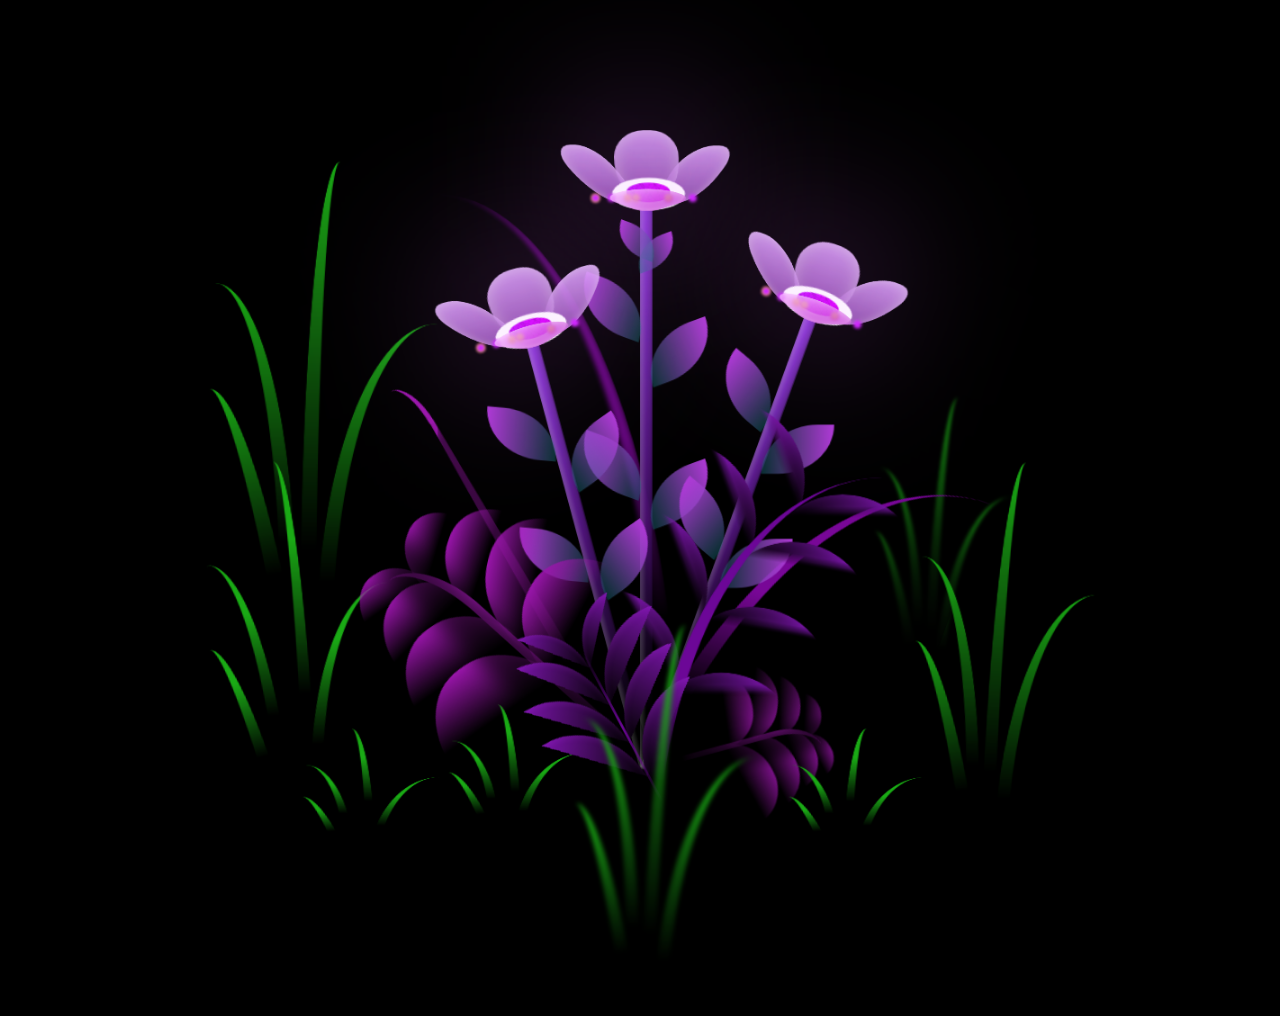
<file: templates/flowers.html>
<!DOCTYPE html>
<html lang="en">
  <head>
    <meta charset="UTF-8" />
    <meta name="viewport" content="width=device-width, initial-scale=1.0" />
    <link rel="stylesheet" href="../css/purple-flowers.css" />
    <title>My flowers for you</title>
  </head>
  <body>
    <body class="not-loaded">
      <p class="text">Happy Monthsary Love</p>
      <div class="night"></div>
      <div class="flowers">
        <div class="flower flower--1">
          <div class="flower__leafs flower__leafs--1">
            <div class="flower__leaf flower__leaf--1"></div>
            <div class="flower__leaf flower__leaf--2"></div>
            <div class="flower__leaf flower__leaf--3"></div>
            <div class="flower__leaf flower__leaf--4"></div>
            <div class="flower__white-circle"></div>

            <div class="flower__light flower__light--1"></div>
            <div class="flower__light flower__light--2"></div>
            <div class="flower__light flower__light--3"></div>
            <div class="flower__light flower__light--4"></div>
            <div class="flower__light flower__light--5"></div>
            <div class="flower__light flower__light--6"></div>
            <div class="flower__light flower__light--7"></div>
            <div class="flower__light flower__light--8"></div>
          </div>
          <div class="flower__line">
            <div class="flower__line__leaf flower__line__leaf--1"></div>
            <div class="flower__line__leaf flower__line__leaf--2"></div>
            <div class="flower__line__leaf flower__line__leaf--3"></div>
            <div class="flower__line__leaf flower__line__leaf--4"></div>
            <div class="flower__line__leaf flower__line__leaf--5"></div>
            <div class="flower__line__leaf flower__line__leaf--6"></div>
          </div>
        </div>

        <div class="flower flower--2">
          <div class="flower__leafs flower__leafs--2">
            <div class="flower__leaf flower__leaf--1"></div>
            <div class="flower__leaf flower__leaf--2"></div>
            <div class="flower__leaf flower__leaf--3"></div>
            <div class="flower__leaf flower__leaf--4"></div>
            <div class="flower__white-circle"></div>

            <div class="flower__light flower__light--1"></div>
            <div class="flower__light flower__light--2"></div>
            <div class="flower__light flower__light--3"></div>
            <div class="flower__light flower__light--4"></div>
            <div class="flower__light flower__light--5"></div>
            <div class="flower__light flower__light--6"></div>
            <div class="flower__light flower__light--7"></div>
            <div class="flower__light flower__light--8"></div>
          </div>
          <div class="flower__line">
            <div class="flower__line__leaf flower__line__leaf--1"></div>
            <div class="flower__line__leaf flower__line__leaf--2"></div>
            <div class="flower__line__leaf flower__line__leaf--3"></div>
            <div class="flower__line__leaf flower__line__leaf--4"></div>
          </div>
        </div>

        <div class="flower flower--3">
          <div class="flower__leafs flower__leafs--3">
            <div class="flower__leaf flower__leaf--1"></div>
            <div class="flower__leaf flower__leaf--2"></div>
            <div class="flower__leaf flower__leaf--3"></div>
            <div class="flower__leaf flower__leaf--4"></div>
            <div class="flower__white-circle"></div>

            <div class="flower__light flower__light--1"></div>
            <div class="flower__light flower__light--2"></div>
            <div class="flower__light flower__light--3"></div>
            <div class="flower__light flower__light--4"></div>
            <div class="flower__light flower__light--5"></div>
            <div class="flower__light flower__light--6"></div>
            <div class="flower__light flower__light--7"></div>
            <div class="flower__light flower__light--8"></div>
          </div>
          <div class="flower__line">
            <div class="flower__line__leaf flower__line__leaf--1"></div>
            <div class="flower__line__leaf flower__line__leaf--2"></div>
            <div class="flower__line__leaf flower__line__leaf--3"></div>
            <div class="flower__line__leaf flower__line__leaf--4"></div>
          </div>
        </div>

        <div class="grow-ans" style="--d: 1.2s">
          <div class="flower__g-long">
            <div class="flower__g-long__top"></div>
            <div class="flower__g-long__bottom"></div>
          </div>
        </div>

        <div class="growing-grass">
          <div class="flower__grass flower__grass--1">
            <div class="flower__grass--top"></div>
            <div class="flower__grass--bottom"></div>
            <div class="flower__grass__leaf flower__grass__leaf--1"></div>
            <div class="flower__grass__leaf flower__grass__leaf--2"></div>
            <div class="flower__grass__leaf flower__grass__leaf--3"></div>
            <div class="flower__grass__leaf flower__grass__leaf--4"></div>
            <div class="flower__grass__leaf flower__grass__leaf--5"></div>
            <div class="flower__grass__leaf flower__grass__leaf--6"></div>
            <div class="flower__grass__leaf flower__grass__leaf--7"></div>
            <div class="flower__grass__leaf flower__grass__leaf--8"></div>
            <div class="flower__grass__overlay"></div>
          </div>
        </div>

        <div class="growing-grass">
          <div class="flower__grass flower__grass--2">
            <div class="flower__grass--top"></div>
            <div class="flower__grass--bottom"></div>
            <div class="flower__grass__leaf flower__grass__leaf--1"></div>
            <div class="flower__grass__leaf flower__grass__leaf--2"></div>
            <div class="flower__grass__leaf flower__grass__leaf--3"></div>
            <div class="flower__grass__leaf flower__grass__leaf--4"></div>
            <div class="flower__grass__leaf flower__grass__leaf--5"></div>
            <div class="flower__grass__leaf flower__grass__leaf--6"></div>
            <div class="flower__grass__leaf flower__grass__leaf--7"></div>
            <div class="flower__grass__leaf flower__grass__leaf--8"></div>
            <div class="flower__grass__overlay"></div>
          </div>
        </div>

        <div class="grow-ans" style="--d: 2.4s">
          <div class="flower__g-right flower__g-right--1">
            <div class="leaf"></div>
          </div>
        </div>

        <div class="grow-ans" style="--d: 2.8s">
          <div class="flower__g-right flower__g-right--2">
            <div class="leaf"></div>
          </div>
        </div>

        <div class="grow-ans" style="--d: 2.8s">
          <div class="flower__g-front">
            <div
              class="flower__g-front__leaf-wrapper flower__g-front__leaf-wrapper--1">
              <div class="flower__g-front__leaf"></div>
            </div>
            <div
              class="flower__g-front__leaf-wrapper flower__g-front__leaf-wrapper--2">
              <div class="flower__g-front__leaf"></div>
            </div>
            <div
              class="flower__g-front__leaf-wrapper flower__g-front__leaf-wrapper--3">
              <div class="flower__g-front__leaf"></div>
            </div>
            <div
              class="flower__g-front__leaf-wrapper flower__g-front__leaf-wrapper--4">
              <div class="flower__g-front__leaf"></div>
            </div>
            <div
              class="flower__g-front__leaf-wrapper flower__g-front__leaf-wrapper--5">
              <div class="flower__g-front__leaf"></div>
            </div>
            <div
              class="flower__g-front__leaf-wrapper flower__g-front__leaf-wrapper--6">
              <div class="flower__g-front__leaf"></div>
            </div>
            <div
              class="flower__g-front__leaf-wrapper flower__g-front__leaf-wrapper--7">
              <div class="flower__g-front__leaf"></div>
            </div>
            <div
              class="flower__g-front__leaf-wrapper flower__g-front__leaf-wrapper--8">
              <div class="flower__g-front__leaf"></div>
            </div>
            <div class="flower__g-front__line"></div>
          </div>
        </div>

        <div class="grow-ans" style="--d: 3.2s">
          <div class="flower__g-fr">
            <div class="leaf"></div>
            <div class="flower__g-fr__leaf flower__g-fr__leaf--1"></div>
            <div class="flower__g-fr__leaf flower__g-fr__leaf--2"></div>
            <div class="flower__g-fr__leaf flower__g-fr__leaf--3"></div>
            <div class="flower__g-fr__leaf flower__g-fr__leaf--4"></div>
            <div class="flower__g-fr__leaf flower__g-fr__leaf--5"></div>
            <div class="flower__g-fr__leaf flower__g-fr__leaf--6"></div>
            <div class="flower__g-fr__leaf flower__g-fr__leaf--7"></div>
            <div class="flower__g-fr__leaf flower__g-fr__leaf--8"></div>
          </div>
        </div>

        <div class="long-g long-g--0">
          <div class="grow-ans" style="--d: 3s">
            <div class="leaf leaf--0"></div>
          </div>
          <div class="grow-ans" style="--d: 2.2s">
            <div class="leaf leaf--1"></div>
          </div>
          <div class="grow-ans" style="--d: 3.4s">
            <div class="leaf leaf--2"></div>
          </div>
          <div class="grow-ans" style="--d: 3.6s">
            <div class="leaf leaf--3"></div>
          </div>
        </div>

        <div class="long-g long-g--1">
          <div class="grow-ans" style="--d: 3.6s">
            <div class="leaf leaf--0"></div>
          </div>
          <div class="grow-ans" style="--d: 3.8s">
            <div class="leaf leaf--1"></div>
          </div>
          <div class="grow-ans" style="--d: 4s">
            <div class="leaf leaf--2"></div>
          </div>
          <div class="grow-ans" style="--d: 4.2s">
            <div class="leaf leaf--3"></div>
          </div>
        </div>

        <div class="long-g long-g--2">
          <div class="grow-ans" style="--d: 4s">
            <div class="leaf leaf--0"></div>
          </div>
          <div class="grow-ans" style="--d: 4.2s">
            <div class="leaf leaf--1"></div>
          </div>
          <div class="grow-ans" style="--d: 4.4s">
            <div class="leaf leaf--2"></div>
          </div>
          <div class="grow-ans" style="--d: 4.6s">
            <div class="leaf leaf--3"></div>
          </div>
        </div>

        <div class="long-g long-g--3">
          <div class="grow-ans" style="--d: 4s">
            <div class="leaf leaf--0"></div>
          </div>
          <div class="grow-ans" style="--d: 4.2s">
            <div class="leaf leaf--1"></div>
          </div>
          <div class="grow-ans" style="--d: 3s">
            <div class="leaf leaf--2"></div>
          </div>
          <div class="grow-ans" style="--d: 3.6s">
            <div class="leaf leaf--3"></div>
          </div>
        </div>

        <div class="long-g long-g--4">
          <div class="grow-ans" style="--d: 4s">
            <div class="leaf leaf--0"></div>
          </div>
          <div class="grow-ans" style="--d: 4.2s">
            <div class="leaf leaf--1"></div>
          </div>
          <div class="grow-ans" style="--d: 3s">
            <div class="leaf leaf--2"></div>
          </div>
          <div class="grow-ans" style="--d: 3.6s">
            <div class="leaf leaf--3"></div>
          </div>
        </div>

        <div class="long-g long-g--5">
          <div class="grow-ans" style="--d: 4s">
            <div class="leaf leaf--0"></div>
          </div>
          <div class="grow-ans" style="--d: 4.2s">
            <div class="leaf leaf--1"></div>
          </div>
          <div class="grow-ans" style="--d: 3s">
            <div class="leaf leaf--2"></div>
          </div>
          <div class="grow-ans" style="--d: 3.6s">
            <div class="leaf leaf--3"></div>
          </div>
        </div>

        <div class="long-g long-g--6">
          <div class="grow-ans" style="--d: 4.2s">
            <div class="leaf leaf--0"></div>
          </div>
          <div class="grow-ans" style="--d: 4.4s">
            <div class="leaf leaf--1"></div>
          </div>
          <div class="grow-ans" style="--d: 4.6s">
            <div class="leaf leaf--2"></div>
          </div>
          <div class="grow-ans" style="--d: 4.8s">
            <div class="leaf leaf--3"></div>
          </div>
        </div>

        <div class="long-g long-g--7">
          <div class="grow-ans" style="--d: 3s">
            <div class="leaf leaf--0"></div>
          </div>
          <div class="grow-ans" style="--d: 3.2s">
            <div class="leaf leaf--1"></div>
          </div>
          <div class="grow-ans" style="--d: 3.5s">
            <div class="leaf leaf--2"></div>
          </div>
          <div class="grow-ans" style="--d: 3.6s">
            <div class="leaf leaf--3"></div>
          </div>
        </div>
      </div>
    </body>
    <script src="../js/purple-flowers.js"></script>
  </body>
</html>
</file>
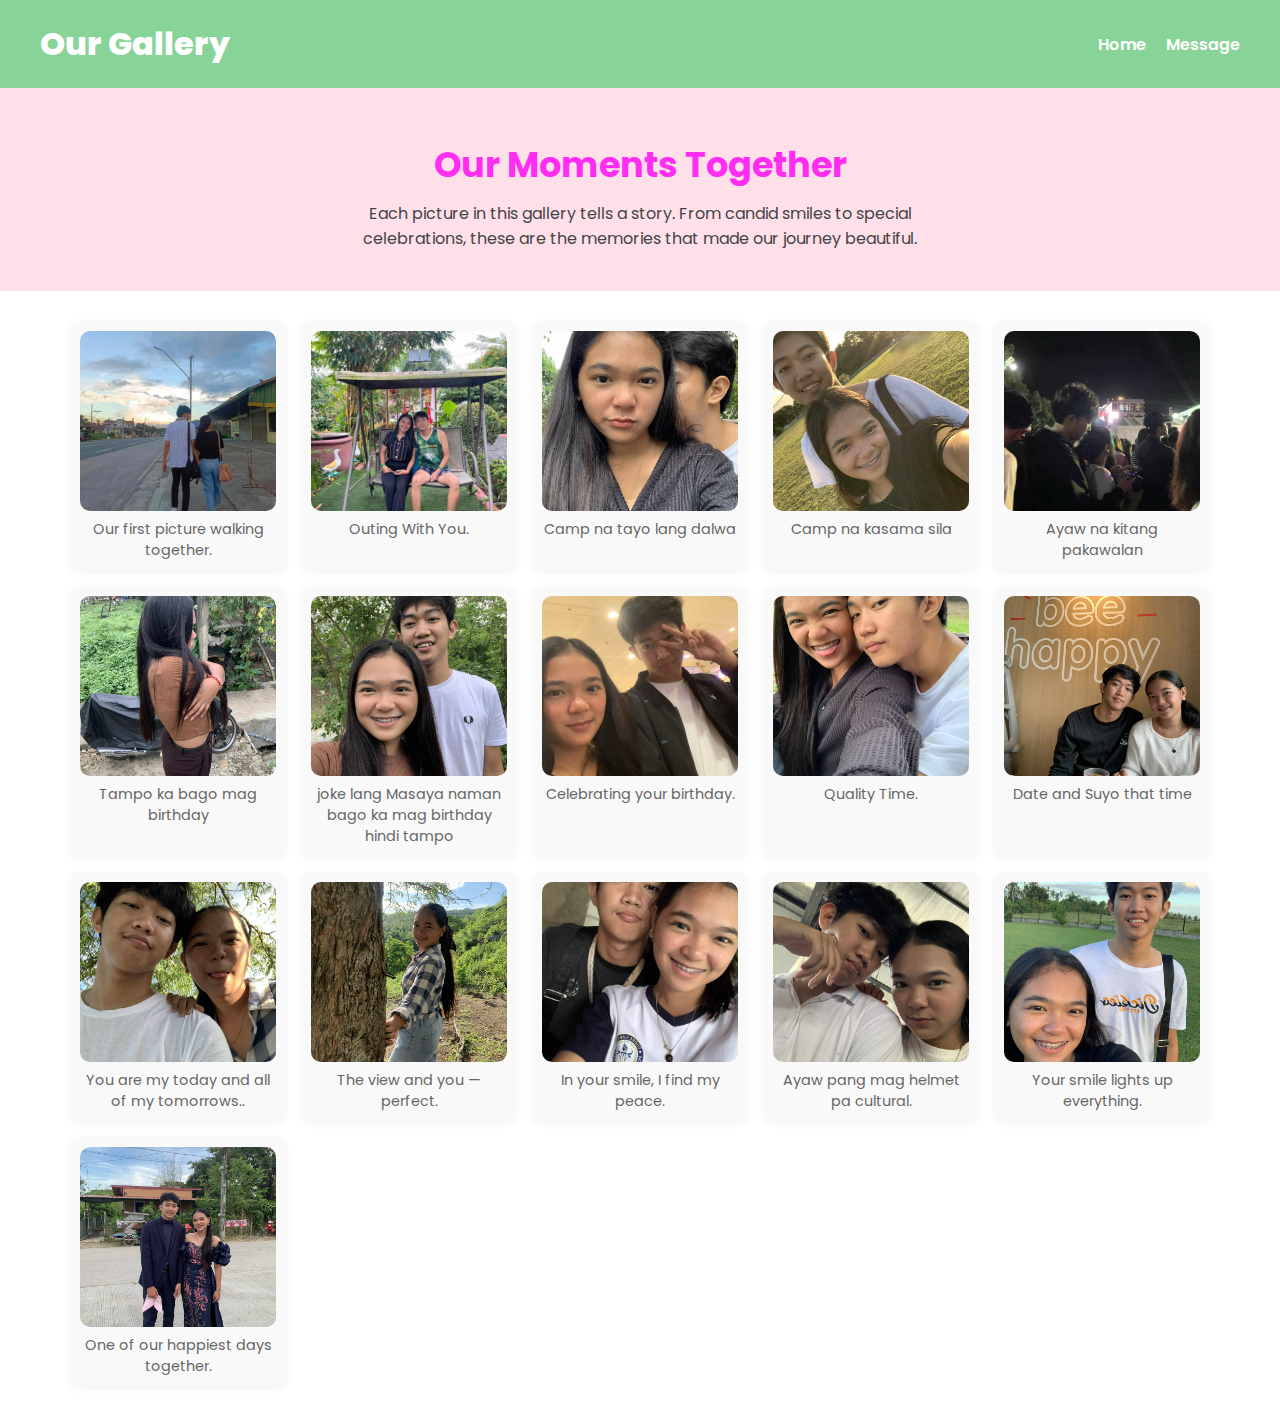
<file: templates/gallery.html>
<!DOCTYPE html>
<html lang="en">
<head>
  <meta charset="UTF-8">
  <meta name="viewport" content="width=device-width, initial-scale=1.0">
  <link href="https://fonts.googleapis.com/css2?family=Poppins&display=swap" rel="stylesheet">
  <link rel="stylesheet" href="../css/gallery.css">
  <link rel="stylesheet" href="../css/global.css">
  <title>Gallery</title>
</head>
<body>
  <nav class="navbar bg">
    <div class="logo">
      <h2>Our Gallery</h2>
    </div>
    <div class="links">
      <ul>
        <li><a href="../index.html">Home</a></li>
        <li><a href="message.html">Message</a></li>
      </ul>
    </div>
  </nav>

  <section class="gallery-intro">
    <h1>Our Moments Together</h1>
    <p>Each picture in this gallery tells a story. From candid smiles to special celebrations, these are the memories that made our journey beautiful.</p>
  </section>

<section class="gallery-grid">
  <div class="gallery-item">
    <img src="../img/photo1.jpg" alt="Memory 1">
    <p>Our first picture walking together.</p>
  </div>
  <div class="gallery-item">
    <img src="../img/photo2.jpg" alt="Memory 2">
    <p>Outing With You.</p>
  </div>
  <div class="gallery-item">
    <img src="../img/photo3.jpg" alt="Memory 3">
    <p>Camp na tayo lang dalwa</p>
  </div>
  <div class="gallery-item">
    <img src="../img/photo4.jpg" alt="Memory 4">
    <p>Camp na kasama sila</p>
  </div>
  <div class="gallery-item">
    <img src="../img/photo5.jpg" alt="Memory 5">
    <p>Ayaw na kitang pakawalan</p>
  </div>
  <div class="gallery-item">
    <img src="../img/photo7.jpg" alt="Memory 7">
    <p>Tampo ka bago mag birthday</p>
  </div>
  <div class="gallery-item">
    <img src="../img/photo6.jpg" alt="Memory 6">
    <p>joke lang Masaya naman bago ka mag birthday hindi tampo</p>
  </div>
  <div class="gallery-item">
    <img src="../img/photo8.jpg" alt="Memory 8">
    <p>Celebrating your birthday.</p>
  </div>
  <div class="gallery-item">
    <img src="../img/photo9.jpg" alt="Memory 9">
    <p>Quality Time.</p>
  </div>
  <div class="gallery-item">
    <img src="../img/photo10.jpg" alt="Memory 11">
    <p>Date and Suyo that time</p>
  </div>
  <div class="gallery-item">
    <img src="../img/photo11.jpg" alt="Memory 12">
    <p>You are my today and all of my tomorrows..</p>
  </div>
  <div class="gallery-item">
    <img src="../img/photo12.jpg" alt="Memory 10">
    <p>The view and you — perfect.</p>
  </div>
  <div class="gallery-item">
    <img src="../img/photo13.jpg" alt="Memory 13">
    <p>In your smile, I find my peace.</p>
  </div>
  <div class="gallery-item">
    <img src="../img/photo14.jpg" alt="Memory 14">
    <p>Ayaw pang mag helmet pa cultural.</p>
  </div>
  <div class="gallery-item">
    <img src="../img/photo15.jpg" alt="Memory 15">
    <p>Your smile lights up everything.</p>
  </div>
  <div class="gallery-item">
    <img src="../img/photo16.jpg" alt="Memory 16">
    <p>One of our happiest days together.</p>
  </div>
</section>


</body>
</html>
</file>
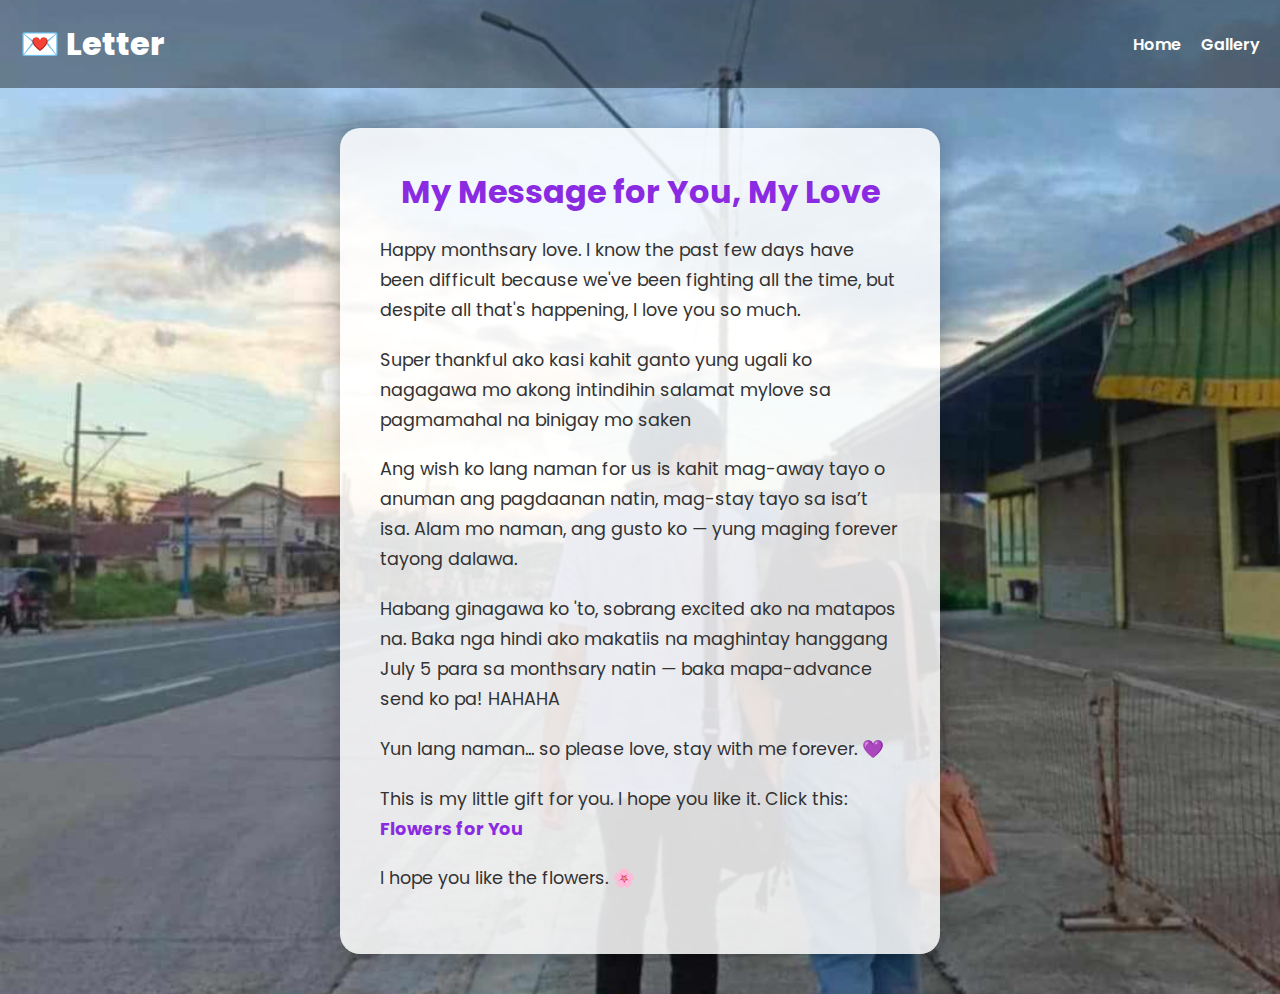
<file: templates/message.html>
<!DOCTYPE html>
<html lang="en">
<head>
  <meta charset="UTF-8" />
  <meta name="viewport" content="width=device-width, initial-scale=1.0"/>
  <link href="https://fonts.googleapis.com/css2?family=Poppins&display=swap" rel="stylesheet">
  <link rel="stylesheet" href="../css/message.css">
  <title>My Message for You</title>
</head>
<body>
  <!-- 🌸 Navbar -->
  <nav class="navbar">
    <div class="logo">
      <h2>💌 Letter</h2>
    </div>
    <ul>
      <li><a href="../index.html">Home</a></li>
      <li><a href="gallery.html">Gallery</a></li>
    </ul>
  </nav>

  <!-- 💌 Love Letter -->
  <div class="letter">
    <h1>My Message for You, My Love</h1>
    <p>Happy monthsary love. I know the past few days have been difficult because we've been fighting all the time, but despite all that's happening, I love you so much.</p>
    <p>Super thankful ako kasi kahit ganto yung ugali ko nagagawa mo akong intindihin salamat mylove sa pagmamahal na binigay mo saken</p>
    <p>Ang wish ko lang naman for us is kahit mag-away tayo o anuman ang pagdaanan natin, mag-stay tayo sa isa’t isa. Alam mo naman, ang gusto ko — yung maging forever tayong dalawa.</p>
    <p>Habang ginagawa ko 'to, sobrang excited ako na matapos na. Baka nga hindi ako makatiis na maghintay hanggang July 5 para sa monthsary natin — baka mapa-advance send ko pa! HAHAHA </p>
    <p>Yun lang naman... so please love, stay with me forever. 💜</p>
    <p>This is my little gift for you. I hope you like it. Click this: <a href="../templates/flowers.html">Flowers for You</a></p>
    <p>I hope you like the flowers. 🌸</p>
  </div>
</body>
</html>
</file>
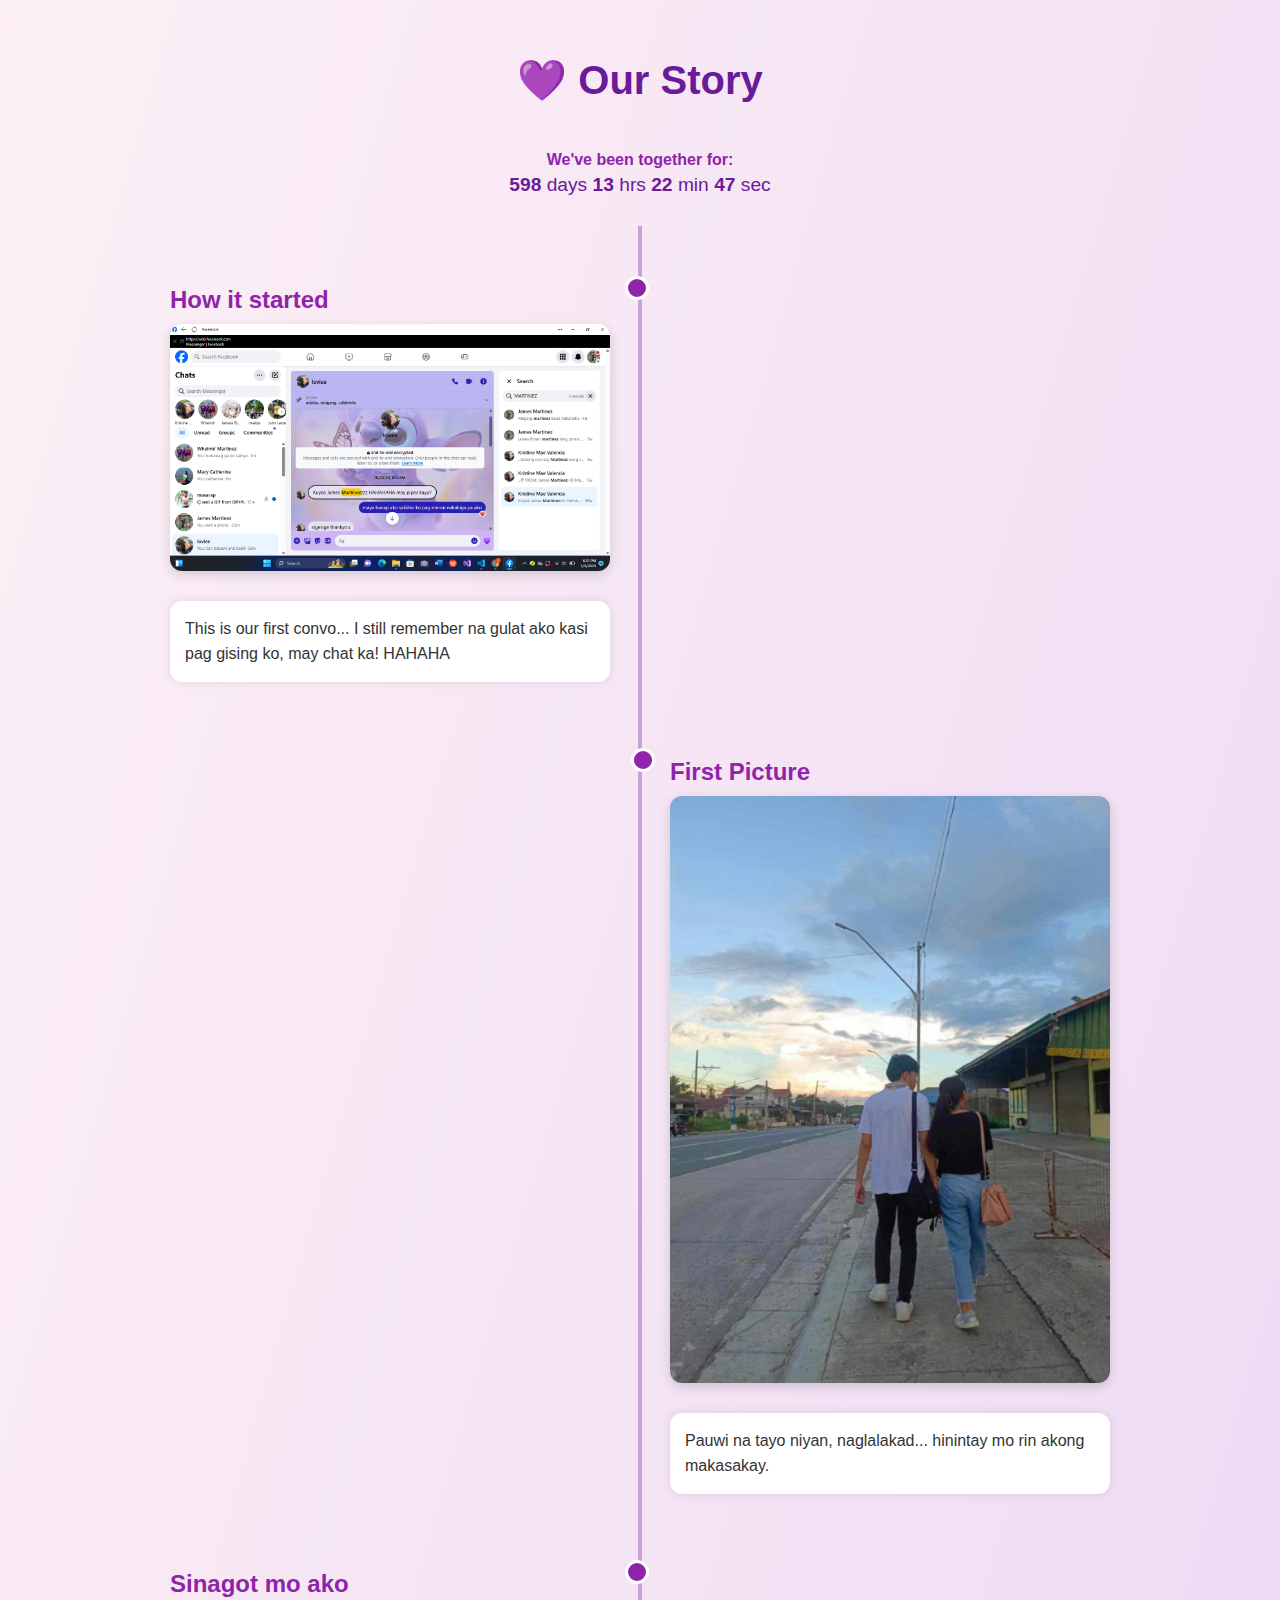
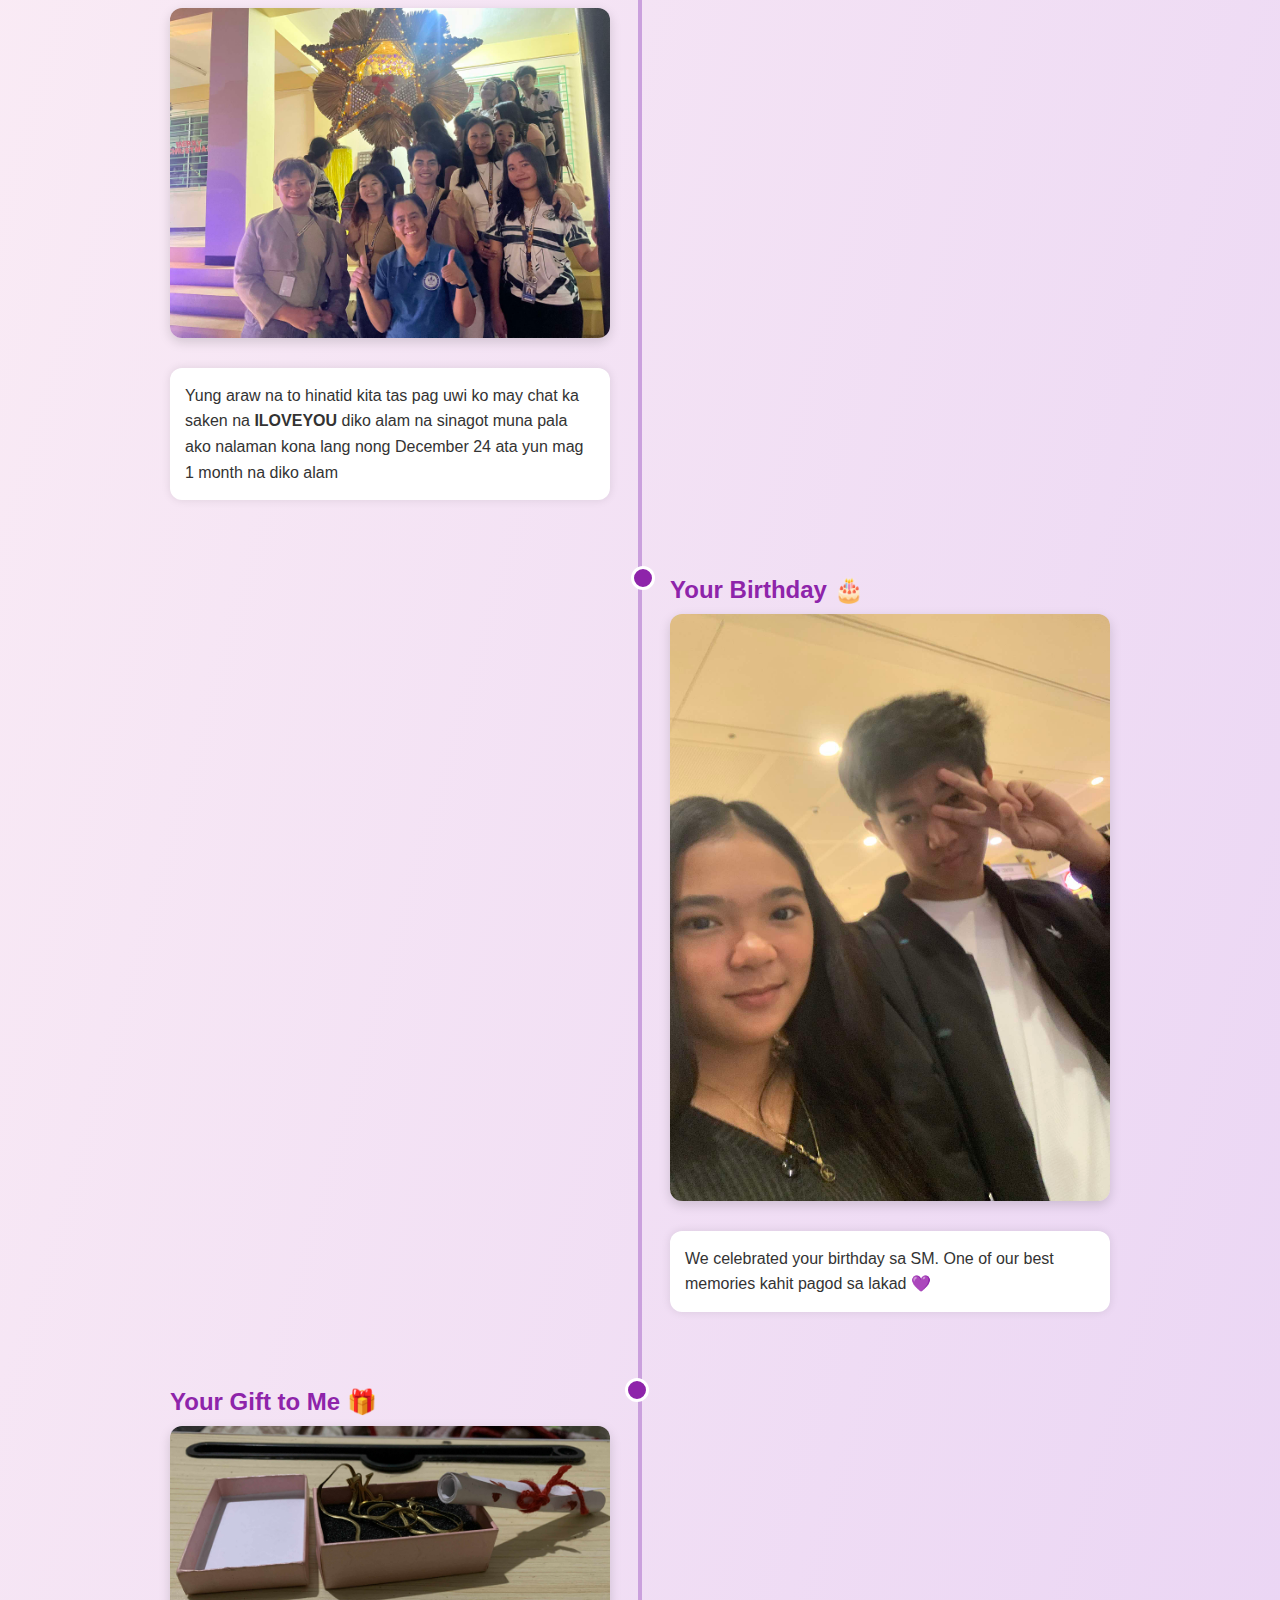
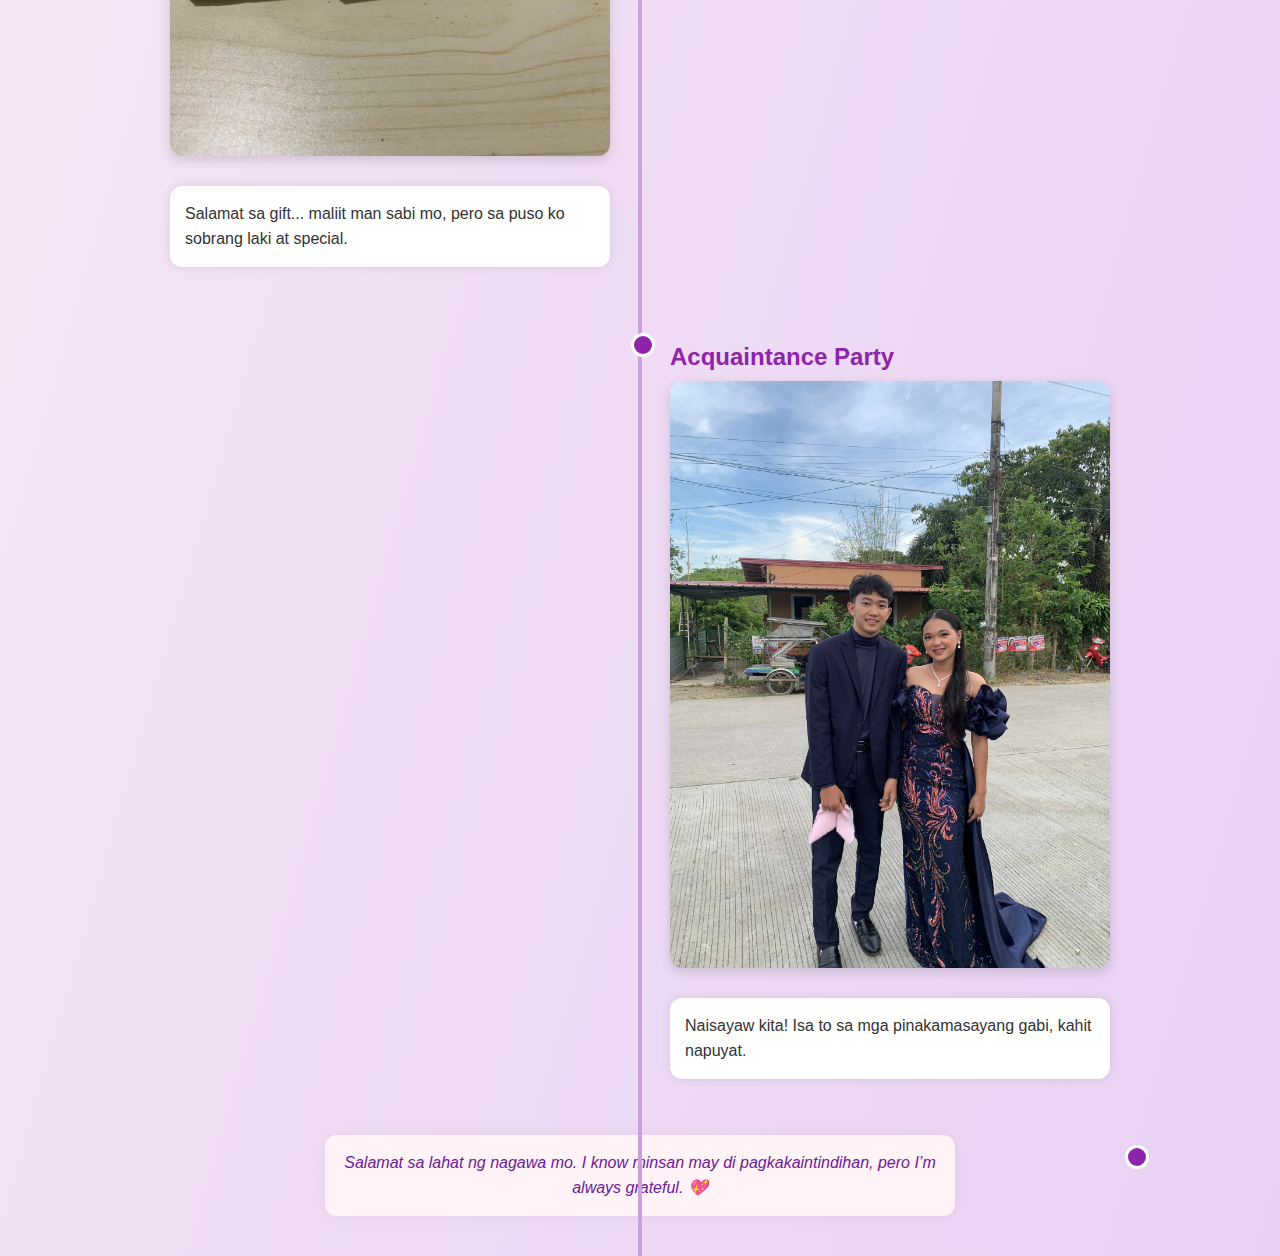
<file: templates/story.html>
<!DOCTYPE html>
<html lang="en">
<head>
  <meta charset="UTF-8">
  <meta name="viewport" content="width=device-width, initial-scale=1.0">
  <link rel="stylesheet" href="../css/story.css">
  <title>Our Story</title>
</head>
<body>
  <h1 class="title">💜 Our Story</h1>
  <p class="clock-text">We've been together for:</p>
  <div id="relationship-clock"></div>


  <div class="timeline">

    <div class="container left">
      <h2>How it started</h2>
      <img src="../img/story1.png" alt="">
      <p>This is our first convo... I still remember na gulat ako kasi pag gising ko, may chat ka! HAHAHA</p>
    </div>

    <div class="container right">
      <h2>First Picture</h2>
      <img src="../img/photo1.jpg" alt="">
      <p>Pauwi na tayo niyan, naglalakad... hinintay mo rin akong makasakay.</p>
    </div>

    <div class="container left">
      <h2>Sinagot mo ako </h2>
      <img src="../img/dec.jpg" alt="">
          <p>Yung araw na to hinatid kita tas pag uwi ko may chat ka saken na <strong>ILOVEYOU</strong> diko alam na sinagot muna pala ako nalaman kona lang nong December 24 ata yun mag 1 month na diko alam</p>
    </div>

    <div class="container right">
      <h2>Your Birthday 🎂</h2>
      <img src="../img/photo8.jpg" alt="">
      <p>We celebrated your birthday sa SM. One of our best memories kahit pagod sa lakad 💜</p>
    </div>

    <div class="container left">
      <h2>Your Gift to Me 🎁</h2>
      <img src="../img/gift.jpg" alt="">
      <p>Salamat sa gift... maliit man sabi mo, pero sa puso ko sobrang laki at special.</p>
    </div>

    <div class="container right">
      <h2>Acquaintance Party</h2>
      <img src="../img/photo16.jpg" alt="">
      <p>Naisayaw kita! Isa to sa mga pinakamasayang gabi, kahit napuyat. </p>
    </div>

    <div class="container end">
      <p>Salamat sa lahat ng nagawa mo. I know minsan may di pagkakaintindihan, pero I’m always grateful. 💖</p>
    </div>
  </div>
  <script src="../js/clock.js"></script>
</body>
</html>
</file>
<file: css/purple-flowers.css>
*,
*::after,
*::before {
  padding: 0;
  margin: 0;
  box-sizing: border-box;
}

:root {
  --dark-color: #000;
}

body {
  display: flex;
  align-items: flex-end;
  justify-content: center;
  min-height: 100vh;
  background-color: var(--dark-color);
  overflow: hidden;
  perspective: 1000px;
  padding: 50px 0px;
}

.text{
  font-size:  clamp(2rem, 30vw, 3rem);
  width: 100%;
  text-align: center;
  font-family: 'Poppins',sans-serif;
  color: rgb(254, 254, 254);
  text-shadow: 0 0 6px rgba(255, 255, 255, 0.6), 
  0 0 12px rgba(255, 255, 255, 0.3);
  position: absolute;
  top: 5%;
  left: 50%;
  transform: translate(-50%, -50%);
  z-index: 1;
  opacity: 0;
  animation: fade-text 2s forwards, elegantGlow 2s infinite ease-in-out;
}

@keyframes elegantGlow {
  0%, 100% { text-shadow: 0 0 6px rgba(255, 255, 255, 0.6), 0 0 12px rgba(255, 255, 255, 0.207); }
  50% { text-shadow: 0 0 10px rgba(119, 44, 185, 0.599), 0 0 20px rgba(194, 8, 30, 0.663); }
}

@keyframes fade-text{
  50%{
    opacity: 0;
  }
  100%{
    opacity: 1;
  }
}

.night {
  position: fixed;
  left: 50%;
  top: 0;
  transform: translateX(-50%);
  width: 100%;
  height: 100%;
  filter: blur(0.1vmin);
}

.flowers {
  position: relative;
  transform: scale(0.9);
}

.flower {
  position: absolute;
  bottom: 10vmin;
  transform-origin: bottom center;
  z-index: 10;
  --fl-speed: 0.8s;
}
.flower--1 {
  animation: moving-flower-1 4s linear infinite;
}
.flower--1 .flower__line {
  height: 70vmin;
  animation-delay: 0.3s;
}
.flower--1 .flower__line__leaf--1 {
  animation: blooming-leaf-right var(--fl-speed) 1.6s backwards;
}
.flower--1 .flower__line__leaf--2 {
  animation: blooming-leaf-right var(--fl-speed) 1.4s backwards;
}
.flower--1 .flower__line__leaf--3 {
  animation: blooming-leaf-left var(--fl-speed) 1.2s backwards;
}
.flower--1 .flower__line__leaf--4 {
  animation: blooming-leaf-left var(--fl-speed) 1s backwards;
}
.flower--1 .flower__line__leaf--5 {
  animation: blooming-leaf-right var(--fl-speed) 1.8s backwards;
}
.flower--1 .flower__line__leaf--6 {
  animation: blooming-leaf-left var(--fl-speed) 2s backwards;
}
.flower--2 {
  left: 50%;
  transform: rotate(20deg);
  animation: moving-flower-2 4s linear infinite;
}
.flower--2 .flower__line {
  height: 60vmin;
  animation-delay: 0.6s;
}
.flower--2 .flower__line__leaf--1 {
  animation: blooming-leaf-right var(--fl-speed) 1.9s backwards;
}
.flower--2 .flower__line__leaf--2 {
  animation: blooming-leaf-right var(--fl-speed) 1.7s backwards;
}
.flower--2 .flower__line__leaf--3 {
  animation: blooming-leaf-left var(--fl-speed) 1.5s backwards;
}
.flower--2 .flower__line__leaf--4 {
  animation: blooming-leaf-left var(--fl-speed) 1.3s backwards;
}
.flower--3 {
  left: 50%;
  transform: rotate(-15deg);
  animation: moving-flower-3 4s linear infinite;
}
.flower--3 .flower__line {
  animation-delay: 0.9s;
}
.flower--3 .flower__line__leaf--1 {
  animation: blooming-leaf-right var(--fl-speed) 2.5s backwards;
}
.flower--3 .flower__line__leaf--2 {
  animation: blooming-leaf-right var(--fl-speed) 2.3s backwards;
}
.flower--3 .flower__line__leaf--3 {
  animation: blooming-leaf-left var(--fl-speed) 2.1s backwards;
}
.flower--3 .flower__line__leaf--4 {
  animation: blooming-leaf-left var(--fl-speed) 1.9s backwards;
}
.flower__leafs {
  position: relative;
  animation: blooming-flower 2s backwards;
}
.flower__leafs--1 {
  animation-delay: 1.1s;
}
.flower__leafs--2 {
  animation-delay: 1.4s;
}
.flower__leafs--3 {
  animation-delay: 1.7s;
}
.flower__leafs::after {
  content: "";
  position: absolute;
  left: 0;
  top: 0;
  transform: translate(-50%, -100%);
  width: 8vmin;
  height: 8vmin;
  background-color: #e16bff;
  filter: blur(10vmin);
}
.flower__leaf {
  position: absolute;
  bottom: 0;
  left: 50%;
  width: 8vmin;
  height: 11vmin;
  border-radius: 51% 49% 47% 53%/44% 45% 55% 69%;
  background-color: #eda7ff;
  background-image: linear-gradient(to top, #9854b8, #e0a7ff);
  transform-origin: bottom center;
  opacity: 0.9;
  box-shadow: inset 0 0 2vmin rgba(255, 255, 255, 0.5);
}
.flower__leaf--1 {
  transform: translate(-10%, 1%) rotateY(40deg) rotateX(-50deg);
}
.flower__leaf--2 {
  transform: translate(-50%, -4%) rotateX(40deg);
}
.flower__leaf--3 {
  transform: translate(-90%, 0%) rotateY(45deg) rotateX(50deg);
}
.flower__leaf--4 {
  width: 8vmin;
  height: 8vmin;
  transform-origin: bottom left;
  border-radius: 4vmin 10vmin 4vmin 4vmin;
  transform: translate(0%, 18%) rotateX(70deg) rotate(-43deg);
  background-image: linear-gradient(to top, #c439d6, #f5a7ff);
  z-index: 1;
  opacity: 0.8;
}
.flower__white-circle {
  position: absolute;
  left: -3.5vmin;
  top: -3vmin;
  width: 9vmin;
  height: 4vmin;
  border-radius: 50%;
  background-color: #fff;
}
.flower__white-circle::after {
  content: "";
  position: absolute;
  left: 50%;
  top: 45%;
  transform: translate(-50%, -50%);
  width: 60%;
  height: 60%;
  border-radius: inherit;
  background-image: repeating-linear-gradient(
      300deg,
      rgba(0, 0, 0, 0.03) 0px,
      rgba(0, 0, 0, 0.03) 1px,
      transparent 1px,
      transparent 12px
    ),
    repeating-linear-gradient(
      45deg,
      rgba(0, 0, 0, 0.03) 0px,
      rgba(0, 0, 0, 0.03) 1px,
      transparent 1px,
      transparent 12px
    ),
    repeating-linear-gradient(
      67.5deg,
      rgba(0, 0, 0, 0.03) 0px,
      rgba(0, 0, 0, 0.03) 1px,
      transparent 1px,
      transparent 12px
    ),
    repeating-linear-gradient(
      135deg,
      rgba(0, 0, 0, 0.03) 0px,
      rgba(0, 0, 0, 0.03) 1px,
      transparent 1px,
      transparent 12px
    ),
    repeating-linear-gradient(
      45deg,
      rgba(0, 0, 0, 0.03) 0px,
      rgba(0, 0, 0, 0.03) 1px,
      transparent 1px,
      transparent 12px
    ),
    repeating-linear-gradient(
      112.5deg,
      rgba(0, 0, 0, 0.03) 0px,
      rgba(0, 0, 0, 0.03) 1px,
      transparent 1px,
      transparent 12px
    ),
    repeating-linear-gradient(
      112.5deg,
      rgba(0, 0, 0, 0.03) 0px,
      rgba(0, 0, 0, 0.03) 1px,
      transparent 1px,
      transparent 12px
    ),
    repeating-linear-gradient(
      45deg,
      rgba(0, 0, 0, 0.03) 0px,
      rgba(0, 0, 0, 0.03) 1px,
      transparent 1px,
      transparent 12px
    ),
    repeating-linear-gradient(
      22.5deg,
      rgba(0, 0, 0, 0.03) 0px,
      rgba(0, 0, 0, 0.03) 1px,
      transparent 1px,
      transparent 12px
    ),
    repeating-linear-gradient(
      45deg,
      rgba(0, 0, 0, 0.03) 0px,
      rgba(0, 0, 0, 0.03) 1px,
      transparent 1px,
      transparent 12px
    ),
    repeating-linear-gradient(
      22.5deg,
      rgba(0, 0, 0, 0.03) 0px,
      rgba(0, 0, 0, 0.03) 1px,
      transparent 1px,
      transparent 12px
    ),
    repeating-linear-gradient(
      135deg,
      rgba(0, 0, 0, 0.03) 0px,
      rgba(0, 0, 0, 0.03) 1px,
      transparent 1px,
      transparent 12px
    ),
    repeating-linear-gradient(
      157.5deg,
      rgba(0, 0, 0, 0.03) 0px,
      rgba(0, 0, 0, 0.03) 1px,
      transparent 1px,
      transparent 12px
    ),
    repeating-linear-gradient(
      67.5deg,
      rgba(0, 0, 0, 0.03) 0px,
      rgba(0, 0, 0, 0.03) 1px,
      transparent 1px,
      transparent 12px
    ),
    repeating-linear-gradient(
      67.5deg,
      rgba(0, 0, 0, 0.03) 0px,
      rgba(0, 0, 0, 0.03) 1px,
      transparent 1px,
      transparent 12px
    ),
    linear-gradient(90deg, #c812ff, #e100ff);
}
.flower__line {
  height: 55vmin;
  width: 1.5vmin;
  background-image: linear-gradient(
      to left,
      rgba(0, 0, 0, 0.2),
      transparent,
      rgba(255, 255, 255, 0.2)
    ),
    linear-gradient(to top, transparent 10%, #4f147a, #8a39d6);
  box-shadow: inset 0 0 2px rgba(0, 0, 0, 0.5);
  animation: grow-flower-tree 4s backwards;
}
.flower__line__leaf {
  --w: 7vmin;
  --h: calc(var(--w) + 2vmin);
  position: absolute;
  top: 20%;
  left: 90%;
  width: var(--w);
  height: var(--h);
  border-top-right-radius: var(--h);
  border-bottom-left-radius: var(--h);
  background-image: linear-gradient(to top, rgba(20, 117, 122, 0.4), #af39d6);
}
.flower__line__leaf--1 {
  transform: rotate(70deg) rotateY(30deg);
}
.flower__line__leaf--2 {
  top: 45%;
  transform: rotate(70deg) rotateY(30deg);
}
.flower__line__leaf--3,
.flower__line__leaf--4,
.flower__line__leaf--6 {
  border-top-right-radius: 0;
  border-bottom-left-radius: 0;
  border-top-left-radius: var(--h);
  border-bottom-right-radius: var(--h);
  left: -460%;
  top: 12%;
  transform: rotate(-70deg) rotateY(30deg);
}
.flower__line__leaf--4 {
  top: 40%;
}
.flower__line__leaf--5 {
  top: 0;
  transform-origin: left;
  transform: rotate(70deg) rotateY(30deg) scale(0.6);
}
.flower__line__leaf--6 {
  top: -2%;
  left: -450%;
  transform-origin: right;
  transform: rotate(-70deg) rotateY(30deg) scale(0.6);
}
.flower__light {
  position: absolute;
  bottom: 0vmin;
  width: 1vmin;
  height: 1vmin;
  background-color: #fffb00;
  border-radius: 50%;
  filter: blur(0.2vmin);
  animation: light-ans 4s linear infinite backwards;
}
.flower__light:nth-child(odd) {
  background-color: #cf23ff;
}
.flower__light--1 {
  left: -2vmin;
  animation-delay: 1s;
}
.flower__light--2 {
  left: 3vmin;
  animation-delay: 0.5s;
}
.flower__light--3 {
  left: -6vmin;
  animation-delay: 0.3s;
}
.flower__light--4 {
  left: 6vmin;
  animation-delay: 0.9s;
}
.flower__light--5 {
  left: -1vmin;
  animation-delay: 1.5s;
}
.flower__light--6 {
  left: -4vmin;
  animation-delay: 3s;
}
.flower__light--7 {
  left: 3vmin;
  animation-delay: 2s;
}
.flower__light--8 {
  left: -6vmin;
  animation-delay: 3.5s;
}
.flower__grass {
  --c: #9915aa;
  --line-w: 1.5vmin;
  position: absolute;
  bottom: 12vmin;
  left: -7vmin;
  display: flex;
  flex-direction: column;
  align-items: flex-end;
  z-index: 20;
  transform-origin: bottom center;
  transform: rotate(-48deg) rotateY(40deg);
}
.flower__grass--1 {
  animation: moving-grass 2s linear infinite;
}
.flower__grass--2 {
  left: 2vmin;
  bottom: 10vmin;
  transform: scale(0.5) rotate(75deg) rotateX(10deg) rotateY(-200deg);
  opacity: 0.8;
  z-index: 0;
  animation: moving-grass--2 1.5s linear infinite;
}
.flower__grass--top {
  width: 7vmin;
  height: 10vmin;
  border-top-right-radius: 100%;
  border-right: var(--line-w) solid var(--c);
  transform-origin: bottom center;
  transform: rotate(-2deg);
}
.flower__grass--bottom {
  margin-top: -2px;
  width: var(--line-w);
  height: 25vmin;
  background-image: linear-gradient(to top, transparent, var(--c));
}
.flower__grass__leaf {
  --size: 10vmin;
  position: absolute;
  width: calc(var(--size) * 2.1);
  height: var(--size);
  border-top-left-radius: var(--size);
  border-top-right-radius: var(--size);
  background-image: linear-gradient(
    to top,
    transparent,
    transparent 30%,
    var(--c)
  );
  z-index: 100;
}
.flower__grass__leaf--1 {
  top: -6%;
  left: 30%;
  --size: 6vmin;
  transform: rotate(-20deg);
  animation: growing-grass-ans--1 2s 2.6s backwards;
}
@keyframes growing-grass-ans--1 {
  0% {
    transform-origin: bottom left;
    transform: rotate(-20deg) scale(0);
  }
}
.flower__grass__leaf--2 {
  top: -5%;
  left: -110%;
  --size: 6vmin;
  transform: rotate(10deg);
  animation: growing-grass-ans--2 2s 2.4s linear backwards;
}
@keyframes growing-grass-ans--2 {
  0% {
    transform-origin: bottom right;
    transform: rotate(10deg) scale(0);
  }
}
.flower__grass__leaf--3 {
  top: 5%;
  left: 60%;
  --size: 8vmin;
  transform: rotate(-18deg) rotateX(-20deg);
  animation: growing-grass-ans--3 2s 2.2s linear backwards;
}
@keyframes growing-grass-ans--3 {
  0% {
    transform-origin: bottom left;
    transform: rotate(-18deg) rotateX(-20deg) scale(0);
  }
}
.flower__grass__leaf--4 {
  top: 6%;
  left: -135%;
  --size: 8vmin;
  transform: rotate(2deg);
  animation: growing-grass-ans--4 2s 2s linear backwards;
}
@keyframes growing-grass-ans--4 {
  0% {
    transform-origin: bottom right;
    transform: rotate(2deg) scale(0);
  }
}
.flower__grass__leaf--5 {
  top: 20%;
  left: 60%;
  --size: 10vmin;
  transform: rotate(-24deg) rotateX(-20deg);
  animation: growing-grass-ans--5 2s 1.8s linear backwards;
}
@keyframes growing-grass-ans--5 {
  0% {
    transform-origin: bottom left;
    transform: rotate(-24deg) rotateX(-20deg) scale(0);
  }
}
.flower__grass__leaf--6 {
  top: 22%;
  left: -180%;
  --size: 10vmin;
  transform: rotate(10deg);
  animation: growing-grass-ans--6 2s 1.6s linear backwards;
}
@keyframes growing-grass-ans--6 {
  0% {
    transform-origin: bottom right;
    transform: rotate(10deg) scale(0);
  }
}
.flower__grass__leaf--7 {
  top: 39%;
  left: 70%;
  --size: 10vmin;
  transform: rotate(-10deg);
  animation: growing-grass-ans--7 2s 1.4s linear backwards;
}
@keyframes growing-grass-ans--7 {
  0% {
    transform-origin: bottom left;
    transform: rotate(-10deg) scale(0);
  }
}
.flower__grass__leaf--8 {
  top: 40%;
  left: -215%;
  --size: 11vmin;
  transform: rotate(10deg);
  animation: growing-grass-ans--8 2s 1.2s linear backwards;
}
@keyframes growing-grass-ans--8 {
  0% {
    transform-origin: bottom right;
    transform: rotate(10deg) scale(0);
  }
}
.flower__grass__overlay {
  position: absolute;
  top: -10%;
  right: 0%;
  width: 100%;
  height: 100%;
  background-color: rgba(0, 0, 0, 0.6);
  filter: blur(1.5vmin);
  z-index: 100;
}
.flower__g-long {
  --w: 2vmin;
  --h: 6vmin;
  --c: #9915aa;
  position: absolute;
  bottom: 10vmin;
  left: -3vmin;
  transform-origin: bottom center;
  transform: rotate(-30deg) rotateY(-20deg);
  display: flex;
  flex-direction: column;
  align-items: flex-end;
  animation: flower-g-long-ans 3s linear infinite;
}
@keyframes flower-g-long-ans {
  0%,
  100% {
    transform: rotate(-30deg) rotateY(-20deg);
  }
  50% {
    transform: rotate(-32deg) rotateY(-20deg);
  }
}
.flower__g-long__top {
  top: calc(var(--h) * -1);
  width: calc(var(--w) + 1vmin);
  height: var(--h);
  border-top-right-radius: 100%;
  border-right: 0.7vmin solid var(--c);
  transform: translate(-0.7vmin, 1vmin);
}
.flower__g-long__bottom {
  width: var(--w);
  height: 50vmin;
  transform-origin: bottom center;
  background-image: linear-gradient(to top, transparent 30%, var(--c));
  box-shadow: inset 0 0 2px rgba(0, 0, 0, 0.5);
  clip-path: polygon(35% 0, 65% 1%, 100% 100%, 0% 100%);
}
.flower__g-right {
  position: absolute;
  bottom: 6vmin;
  left: -2vmin;
  transform-origin: bottom left;
  transform: rotate(20deg);
}
.flower__g-right .leaf {
  width: 30vmin;
  height: 50vmin;
  border-top-left-radius: 100%;
  border-left: 2vmin solid #780797;
  background-image: linear-gradient(
    to bottom,
    transparent,
    var(--dark-color) 60%
  );
  -webkit-mask-image: linear-gradient(to top, transparent 30%, #750797 60%);
}
.flower__g-right--1 {
  animation: flower-g-right-ans 2.5s linear infinite;
}
.flower__g-right--2 {
  left: 5vmin;
  transform: rotateY(-180deg);
  animation: flower-g-right-ans--2 3s linear infinite;
}
.flower__g-right--2 .leaf {
  height: 75vmin;
  filter: blur(0.3vmin);
  opacity: 0.8;
}
@keyframes flower-g-right-ans {
  0%,
  100% {
    transform: rotate(20deg);
  }
  50% {
    transform: rotate(24deg) rotateX(-20deg);
  }
}
@keyframes flower-g-right-ans--2 {
  0%,
  100% {
    transform: rotateY(-180deg) rotate(0deg) rotateX(-20deg);
  }
  50% {
    transform: rotateY(-180deg) rotate(6deg) rotateX(-20deg);
  }
}
.flower__g-front {
  position: absolute;
  bottom: 6vmin;
  left: 2.5vmin;
  z-index: 100;
  transform-origin: bottom center;
  transform: rotate(-28deg) rotateY(30deg) scale(1.04);
  animation: flower__g-front-ans 2s linear infinite;
}
@keyframes flower__g-front-ans {
  0%,
  100% {
    transform: rotate(-28deg) rotateY(30deg) scale(1.04);
  }
  50% {
    transform: rotate(-35deg) rotateY(40deg) scale(1.04);
  }
}
.flower__g-front__line {
  width: 0.3vmin;
  height: 20vmin;
  background-image: linear-gradient(
    to top,
    transparent,
    #6c0797,
    transparent 100%
  );
  position: relative;
}
.flower__g-front__leaf-wrapper {
  position: absolute;
  top: 0;
  left: 0;
  transform-origin: bottom left;
  transform: rotate(10deg);
}
.flower__g-front__leaf-wrapper:nth-child(even) {
  left: 0vmin;
  transform: rotateY(-180deg) rotate(5deg);
  animation: flower__g-front__leaf-left-ans 1s ease-in backwards;
}
.flower__g-front__leaf-wrapper:nth-child(odd) {
  animation: flower__g-front__leaf-ans 1s ease-in backwards;
}
.flower__g-front__leaf-wrapper--1 {
  top: -8vmin;
  transform: scale(0.7);
  animation: flower__g-front__leaf-ans 1s 5.5s ease-in backwards !important;
}
.flower__g-front__leaf-wrapper--2 {
  top: -8vmin;
  transform: rotateY(-180deg) scale(0.7) !important;
  animation: flower__g-front__leaf-left-ans-2 1s 4.6s ease-in backwards !important;
}
.flower__g-front__leaf-wrapper--3 {
  top: -3vmin;
  animation: flower__g-front__leaf-ans 1s 4.6s ease-in backwards;
}
.flower__g-front__leaf-wrapper--4 {
  top: -3vmin;
  transform: rotateY(-180deg) scale(0.9) !important;
  animation: flower__g-front__leaf-left-ans-2 1s 4.6s ease-in backwards !important;
}
@keyframes flower__g-front__leaf-left-ans-2 {
  0% {
    transform: rotateY(-180deg) scale(0);
  }
}
.flower__g-front__leaf-wrapper--5,
.flower__g-front__leaf-wrapper--6 {
  top: 2vmin;
}
.flower__g-front__leaf-wrapper--7,
.flower__g-front__leaf-wrapper--8 {
  top: 6.5vmin;
}
.flower__g-front__leaf-wrapper--2 {
  animation-delay: 5.2s !important;
}
.flower__g-front__leaf-wrapper--3 {
  animation-delay: 4.9s !important;
}
.flower__g-front__leaf-wrapper--5 {
  animation-delay: 4.3s !important;
}
.flower__g-front__leaf-wrapper--6 {
  animation-delay: 4.1s !important;
}
.flower__g-front__leaf-wrapper--7 {
  animation-delay: 3.8s !important;
}
.flower__g-front__leaf-wrapper--8 {
  animation-delay: 3.5s !important;
}
@keyframes flower__g-front__leaf-ans {
  0% {
    transform: rotate(10deg) scale(0);
  }
}
@keyframes flower__g-front__leaf-left-ans {
  0% {
    transform: rotateY(-180deg) rotate(5deg) scale(0);
  }
}
.flower__g-front__leaf {
  width: 10vmin;
  height: 10vmin;
  border-radius: 100% 0% 0% 100%/100% 100% 0% 0%;
  box-shadow: inset 0 2px 1vmin rgba(196, 44, 252, 0.2);
  background-image: linear-gradient(
      to bottom left,
      transparent,
      var(--dark-color)
    ),
    linear-gradient(to bottom right, #7b15aa 50%, transparent 50%, transparent);
  -webkit-mask-image: linear-gradient(
    to bottom right,
    #7b15aa 50%,
    transparent 50%,
    transparent
  );
  mask-image: linear-gradient(
    to bottom right,
    #7b15aa 50%,
    transparent 50%,
    transparent
  );
}
.flower__g-fr {
  position: absolute;
  bottom: -4vmin;
  left: vmin;
  transform-origin: bottom left;
  z-index: 10;
  animation: flower__g-fr-ans 2s linear infinite;
}
@keyframes flower__g-fr-ans {
  0%,
  100% {
    transform: rotate(2deg);
  }
  50% {
    transform: rotate(4deg);
  }
}
.flower__g-fr .leaf {
  width: 30vmin;
  height: 50vmin;
  border-top-left-radius: 100%;
  border-left: 2vmin solid #6c0797;
  -webkit-mask-image: linear-gradient(to top, transparent 25%, #750797 50%);
  position: relative;
  z-index: 1;
}
.flower__g-fr__leaf {
  position: absolute;
  top: 0;
  left: 0;
  width: 10vmin;
  height: 10vmin;
  border-radius: 100% 0% 0% 100%/100% 100% 0% 0%;
  box-shadow: inset 0 2px 1vmin rgba(183, 44, 252, 0.2);
  background-image: linear-gradient(
      to bottom left,
      transparent,
      var(--dark-color) 98%
    ),
    linear-gradient(to bottom right, #7b15aa 45%, transparent 50%, transparent);
  -webkit-mask-image: linear-gradient(
    135deg,
    #7b15aa 40%,
    transparent 50%,
    transparent
  );
}
.flower__g-fr__leaf--1 {
  left: 20vmin;
  transform: rotate(45deg);
  animation: flower__g-fr-leaft-ans-1 0.5s 5.2s linear backwards;
}
@keyframes flower__g-fr-leaft-ans-1 {
  0% {
    transform-origin: left;
    transform: rotate(45deg) scale(0);
  }
}
.flower__g-fr__leaf--2 {
  left: 12vmin;
  top: -7vmin;
  transform: rotate(25deg) rotateY(-180deg);
  animation: flower__g-fr-leaft-ans-6 0.5s 5s linear backwards;
}
.flower__g-fr__leaf--3 {
  left: 15vmin;
  top: 6vmin;
  transform: rotate(55deg);
  animation: flower__g-fr-leaft-ans-5 0.5s 4.8s linear backwards;
}
.flower__g-fr__leaf--4 {
  left: 6vmin;
  top: -2vmin;
  transform: rotate(25deg) rotateY(-180deg);
  animation: flower__g-fr-leaft-ans-6 0.5s 4.6s linear backwards;
}
.flower__g-fr__leaf--5 {
  left: 10vmin;
  top: 14vmin;
  transform: rotate(55deg);
  animation: flower__g-fr-leaft-ans-5 0.5s 4.4s linear backwards;
}
@keyframes flower__g-fr-leaft-ans-5 {
  0% {
    transform-origin: left;
    transform: rotate(55deg) scale(0);
  }
}
.flower__g-fr__leaf--6 {
  left: 0vmin;
  top: 6vmin;
  transform: rotate(25deg) rotateY(-180deg);
  animation: flower__g-fr-leaft-ans-6 0.5s 4.2s linear backwards;
}
@keyframes flower__g-fr-leaft-ans-6 {
  0% {
    transform-origin: right;
    transform: rotate(25deg) rotateY(-180deg) scale(0);
  }
}
.flower__g-fr__leaf--7 {
  left: 5vmin;
  top: 22vmin;
  transform: rotate(45deg);
  animation: flower__g-fr-leaft-ans-7 0.5s 4s linear backwards;
}
@keyframes flower__g-fr-leaft-ans-7 {
  0% {
    transform-origin: left;
    transform: rotate(45deg) scale(0);
  }
}
.flower__g-fr__leaf--8 {
  left: -4vmin;
  top: 15vmin;
  transform: rotate(15deg) rotateY(-180deg);
  animation: flower__g-fr-leaft-ans-8 0.5s 3.8s linear backwards;
}
@keyframes flower__g-fr-leaft-ans-8 {
  0% {
    transform-origin: right;
    transform: rotate(15deg) rotateY(-180deg) scale(0);
  }
}

.long-g {
  position: absolute;
  bottom: 25vmin;
  left: -42vmin;
  transform-origin: bottom left;
}
.long-g--1 {
  bottom: 0vmin;
  transform: scale(0.8) rotate(-5deg);
}
.long-g--1 .leaf {
  -webkit-mask-image: linear-gradient(
    to top,
    transparent 40%,
    #670797 80%
  ) !important;
}
.long-g--1 .leaf--1 {
  --w: 5vmin;
  --h: 60vmin;
  left: -2vmin;
  transform: rotate(3deg) rotateY(-180deg);
}
.long-g--2,
.long-g--3 {
  bottom: -3vmin;
  left: -35vmin;
  transform-origin: center;
  transform: scale(0.6) rotateX(60deg);
}
.long-g--2 .leaf,
.long-g--3 .leaf {
  -webkit-mask-image: linear-gradient(
    to top,
    transparent 50%,
    #730797 80%
  ) !important;
}
.long-g--2 .leaf--1,
.long-g--3 .leaf--1 {
  left: -1vmin;
  transform: rotateY(-180deg);
}
.long-g--3 {
  left: -17vmin;
  bottom: 0vmin;
}
.long-g--3 .leaf {
  -webkit-mask-image: linear-gradient(
    to top,
    transparent 40%,
    #6c0797 80%
  ) !important;
}
.long-g--4 {
  left: 25vmin;
  bottom: -3vmin;
  transform-origin: center;
  transform: scale(0.6) rotateX(60deg);
}
.long-g--4 .leaf {
  -webkit-mask-image: linear-gradient(
    to top,
    transparent 50%,
    #710797 80%
  ) !important;
}
.long-g--5 {
  left: 42vmin;
  bottom: 0vmin;
  transform: scale(0.8) rotate(2deg);
}
.long-g--6 {
  left: 0vmin;
  bottom: -20vmin;
  z-index: 100;
  filter: blur(0.3vmin);
  transform: scale(0.8) rotate(2deg);
}
.long-g--7 {
  left: 35vmin;
  bottom: 20vmin;
  z-index: -1;
  filter: blur(0.3vmin);
  transform: scale(0.6) rotate(2deg);
  opacity: 0.7;
}
.long-g .leaf {
  --w: 15vmin;
  --h: 40vmin;
  --c: #1aaa15;
  position: absolute;
  bottom: 0;
  width: var(--w);
  height: var(--h);
  border-top-left-radius: 100%;
  border-left: 2vmin solid var(--c);
  -webkit-mask-image: linear-gradient(
    to top,
    transparent 20%,
    var(--dark-color)
  );
  transform-origin: bottom center;
}
.long-g .leaf--0 {
  left: 2vmin;
  animation: leaf-ans-1 4s linear infinite;
}
.long-g .leaf--1 {
  --w: 5vmin;
  --h: 60vmin;
  animation: leaf-ans-1 4s linear infinite;
}
.long-g .leaf--2 {
  --w: 10vmin;
  --h: 40vmin;
  left: -0.5vmin;
  bottom: 5vmin;
  transform-origin: bottom left;
  transform: rotateY(-180deg);
  animation: leaf-ans-2 3s linear infinite;
}
.long-g .leaf--3 {
  --w: 5vmin;
  --h: 30vmin;
  left: -1vmin;
  bottom: 3.2vmin;
  transform-origin: bottom left;
  transform: rotate(-10deg) rotateY(-180deg);
  animation: leaf-ans-3 3s linear infinite;
}

@keyframes leaf-ans-1 {
  0%,
  100% {
    transform: rotate(-5deg) scale(1);
  }
  50% {
    transform: rotate(5deg) scale(1.1);
  }
}
@keyframes leaf-ans-2 {
  0%,
  100% {
    transform: rotateY(-180deg) rotate(5deg);
  }
  50% {
    transform: rotateY(-180deg) rotate(0deg) scale(1.1);
  }
}
@keyframes leaf-ans-3 {
  0%,
  100% {
    transform: rotate(-10deg) rotateY(-180deg);
  }
  50% {
    transform: rotate(-20deg) rotateY(-180deg);
  }
}
.grow-ans {
  animation: grow-ans 2s var(--d) backwards;
}

@keyframes grow-ans {
  0% {
    transform: scale(0);
    opacity: 0;
  }
}
@keyframes light-ans {
  0% {
    opacity: 0;
    transform: translateY(0vmin);
  }
  25% {
    opacity: 1;
    transform: translateY(-5vmin) translateX(-2vmin);
  }
  50% {
    opacity: 1;
    transform: translateY(-15vmin) translateX(2vmin);
    filter: blur(0.2vmin);
  }
  75% {
    transform: translateY(-20vmin) translateX(-2vmin);
    filter: blur(0.2vmin);
  }
  100% {
    transform: translateY(-30vmin);
    opacity: 0;
    filter: blur(1vmin);
  }
}
@keyframes moving-flower-1 {
  0%,
  100% {
    transform: rotate(2deg);
  }
  50% {
    transform: rotate(-2deg);
  }
}
@keyframes moving-flower-2 {
  0%,
  100% {
    transform: rotate(18deg);
  }
  50% {
    transform: rotate(14deg);
  }
}
@keyframes moving-flower-3 {
  0%,
  100% {
    transform: rotate(-18deg);
  }
  50% {
    transform: rotate(-20deg) rotateY(-10deg);
  }
}
@keyframes blooming-leaf-right {
  0% {
    transform-origin: left;
    transform: rotate(70deg) rotateY(30deg) scale(0);
  }
}
@keyframes blooming-leaf-left {
  0% {
    transform-origin: right;
    transform: rotate(-70deg) rotateY(30deg) scale(0);
  }
}
@keyframes grow-flower-tree {
  0% {
    height: 0;
    border-radius: 1vmin;
  }
}
@keyframes blooming-flower {
  0% {
    transform: scale(0);
  }
}
@keyframes moving-grass {
  0%,
  100% {
    transform: rotate(-48deg) rotateY(40deg);
  }
  50% {
    transform: rotate(-50deg) rotateY(40deg);
  }
}
@keyframes moving-grass--2 {
  0%,
  100% {
    transform: scale(0.5) rotate(75deg) rotateX(10deg) rotateY(-200deg);
  }
  50% {
    transform: scale(0.5) rotate(79deg) rotateX(10deg) rotateY(-200deg);
  }
}
.growing-grass {
  animation: growing-grass-ans 1s 2s backwards;
}

@keyframes growing-grass-ans {
  0% {
    transform: scale(0);
  }
}
.not-loaded * {
  animation-play-state: paused !important;
}
</file>
<file: css/gallery.css>
.navbar{
  background-color: #88D498   ;
  padding: 0 20px;
}

/* gallery.css */

body {
  font-family: 'Poppins', sans-serif;
  background-color: #fff;
  margin: 0;
  padding: 0;
}

.gallery-intro {
  text-align: center;
  padding: 50px 20px 30px;
  background-color: #FFE0E9 ;
}
.gallery-intro h1 {
  font-size: 2.2rem;
  color: #FF2DF1;
  margin-bottom: 10px;
}
.gallery-intro p {
  font-size: 1rem;
  max-width: 600px;
  margin: 0 auto 10px;
  color: #444;
}
.gallery-intro textarea {
  margin-top: 10px;
  width: 90%;
  max-width: 600px;
  height: 100px;
  padding: 10px;
  font-size: 1rem;
  border: 1px solid #ccc;
  border-radius: 6px;
  resize: vertical;
  font-family: 'Poppins', sans-serif;
}

.gallery-grid {
  display: grid;
  grid-template-columns: repeat(auto-fit, minmax(180px, 1fr));
  gap: 15px;
  padding: 30px;
  max-width: 1200px;
  margin: auto;
}

.gallery-item {
  display: flex;
  flex-direction: column;
  align-items: center;
  background: #f9f9f9;
  border-radius: 10px;
  padding: 10px;
  box-shadow: 0 2px 8px rgba(0,0,0,0.05);
}

.gallery-item img {
  width: 100%;
  height: 180px;
  object-fit: cover;
  border-radius: 10px;
  transition: transform 0.3s ease;
}

.gallery-grid > div:nth-child(15) > img {
  object-position: 0 35%; /* if using object-fit */
}



.gallery-item img:hover {
  transform: scale(1.05);
}

.gallery-item p {
  margin-top: 8px;
  font-size: 0.9rem;
  color: #666;
  text-align: center;
}

@media (max-width: 600px) {
  .gallery-intro h1 {
    font-size: 1.6rem;
  }
  .gallery-intro p {
    font-size: 0.95rem;
  }
  .gallery-intro textarea {
    font-size: 0.95rem;
  }
}
</file>
<file: css/global.css>
* {
  padding: 0;
  margin: 0;
  box-sizing: border-box;
}

body {
  font-family: 'Poppins', sans-serif;
  font-size: 16px;
  background-color: #fff;
}

.logo h2 {
  color: #fff;
  font-weight: 800;
  font-size: 2rem;
}

.navbar {
  display: flex;
  align-items: center;
  justify-content: space-between;
  flex-wrap: wrap;
  padding: 20px 40px;
  position: relative;
  z-index: 10;
}

.navbar ul {
  display: flex;
  align-items: center;
  gap: 20px;
}

.navbar ul li {
  list-style: none;
}

.navbar a {
  text-decoration: none;
  color: #fff;
  font-weight: 600;
  font-size: 1rem;
  position: relative;
  padding: 5px 0;
  transition: color 0.3s ease;
}

.navbar a:hover {
  color: #39FF14;
}

.navbar a::after {
  content: "";
  position: absolute;
  left: 0;
  bottom: -3px;
  width: 0%;
  height: 2px;
  background-color: #39FF14;
  transition: width 0.3s ease;
}

.navbar a:hover::after {
  width: 100%;
}

@media (max-width: 768px) {
  .navbar {
    flex-direction: column;
    align-items: flex-start;
  }

  .navbar ul {
    flex-direction: column;
    align-items: flex-start;
    gap: 10px;
    margin-top: 10px;
  }
}

@media (max-width: 480px) {
  .navbar a {
    font-size: 0.95rem;
  }

  .logo h2 {
    font-size: 1.6rem;
  }
}
</file>
<file: css/message.css>
*{
  padding: 0;
  margin: 0;
  box-sizing: border-box;
}
body {
  background-image: url('../img/photo1.jpg');
  background-repeat: no-repeat;
  background-size: cover;
  background-position: center;
  font-family: 'Poppins', serif;
  display: flex;
  flex-direction: column;
  align-items: center;
  min-height: 100vh;
  width: 100%;
}

.letter {
  background: rgba(255, 255, 255, 0.85);
  padding: 40px;
  max-width: 600px;
  width: 90%;
  margin: 40px auto;
  border-radius: 20px;
  box-shadow: 0 0 30px rgba(0, 0, 0, 0.3);
  text-align: left;
}

.letter h1 {
  text-align: center;
  color: #8A2BE2;
  font-size: 2em;
  margin-bottom: 20px;
}

.letter p {
  color: #333;
  font-size: 1.1em;
  line-height: 1.7;
  margin-bottom: 20px;
}

.letter a {
  color: #8A2BE2;
  text-decoration: none;
  font-weight: bold;
}

.letter a:hover {
  text-decoration: underline;
}

.logo h2 {
  color: #fff;
  font-weight: 800;
  font-size: 2rem;
}

.navbar {
  display: flex;
  align-items: center;
  justify-content: space-between;
  width: 100%;
  padding: 20px;
  background: rgba(0, 0, 0, 0.4); /* semi-transparent background over image */
}

.navbar ul {
  display: flex;
  align-items: center;
  gap: 20px;
}

.navbar ul li {
  list-style: none;
}

.navbar a {
  text-decoration: none;
  color: #fff;
  font-weight: 600;
  font-size: 1rem;
  position: relative;
  padding: 5px 0;
  transition: color 0.3s ease;
}

.navbar a:hover {
  color: #39FF14;
}

.navbar a::after {
  content: "";
  position: absolute;
  left: 0;
  bottom: -3px;
  width: 0%;
  height: 2px;
  background-color: #39FF14;
  transition: width 0.3s ease;
}

.navbar a:hover::after {
  width: 100%;
}

@media (max-width: 768px) {
  .navbar {
    flex-direction: column;
    align-items: flex-start;
  }

  .navbar ul {
    flex-direction: column;
    align-items: flex-start;
    gap: 10px;
    margin-top: 10px;
  }
}

@media (max-width: 480px) {
  .navbar a {
    font-size: 0.95rem;
  }

  .logo h2 {
    font-size: 1.6rem;
  }
}


/* Responsive for mobile */
@media (max-width: 600px) {
  .letter {
    padding: 20px;
    border-radius: 15px;
  }

  .letter h1 {
    font-size: 1.5em;
  }

  .letter p {
    font-size: 1em;
  }
}
</file>
<file: css/story.css>
body {
  margin: 0;
  padding: 0;
  font-family: 'Poppins', sans-serif;
  background: linear-gradient(to bottom right, #fdf0f5, #e8d2f4);
}

.title {
  text-align: center;
  font-size: 2.5rem;
  padding: 30px;
  color: #6a1b9a;
}

.timeline {
  position: relative;
  max-width: 1000px;
  margin: auto;
  padding: 20px 0;
}

/* Vertical line in the center */
.timeline::after {
  content: '';
  position: absolute;
  width: 4px;
  background-color: #caa0dd;
  top: 0;
  bottom: 0;
  left: 50%;
  margin-left: -2px;
}

/* Container blocks */
.container {
  padding: 20px 30px;
  position: relative;
  background-color: inherit;
  width: 50%;
  box-sizing: border-box;
}

.container img {
  width: 100%;
  border-radius: 12px;
  margin-bottom: 10px;
  box-shadow: 0 4px 12px rgba(0, 0, 0, 0.15);
}

.container p {
  background: white;
  padding: 15px;
  border-radius: 12px;
  box-shadow: 0 0 10px rgba(0,0,0,0.1);
  color: #333;
  line-height: 1.6;
}

.container h2 {
  color: #8e24aa;
  margin-bottom: 10px;
}

/* Position left */
.container.left {
  left: 0;
}

/* Position right */
.container.right {
  left: 50%;
}

/* Circles on the timeline */
.container::before {
  content: "";
  position: absolute;
  width: 18px;
  height: 18px;
  right: -9px;
  background-color: #8e24aa;
  border: 3px solid #fff;
  top: 30px;
  border-radius: 50%;
  z-index: 1;
}

.container.right::before {
  left: -9px;
}

/* Last message full width */
.container.end {
  width: 100%;
  left: 0;
  text-align: center;
}

.container.end p {
  display: inline-block;
  max-width: 600px;
  margin: auto;
  background: #fff3f8;
  font-style: italic;
  color: #6a1b9a;
  box-shadow: 0 0 15px rgba(0,0,0,0.05);
}

#relationship-clock {
  font-size: 1.2rem;
  color: #6a1b9a;
  text-align: center;
  margin-bottom: 30px;
}

.clock-text {
  text-align: center;
  color: #8e24aa;
  font-weight: 600;
  margin-top: -10px;
  margin-bottom: 5px;
}


/* Responsive */
@media screen and (max-width: 768px) {
  .timeline::after {
    left: 90px;
  }

  .container {
    width: 100%;
    padding-left: 120px;
    padding-right: 30px;
  }

  .container.right {
    left: 0%;
  }

  .container.left::before,
  .container.right::before {
    left: 60px;
  }

  .container.end p {
    padding: 20px;
  }
}
</file>
